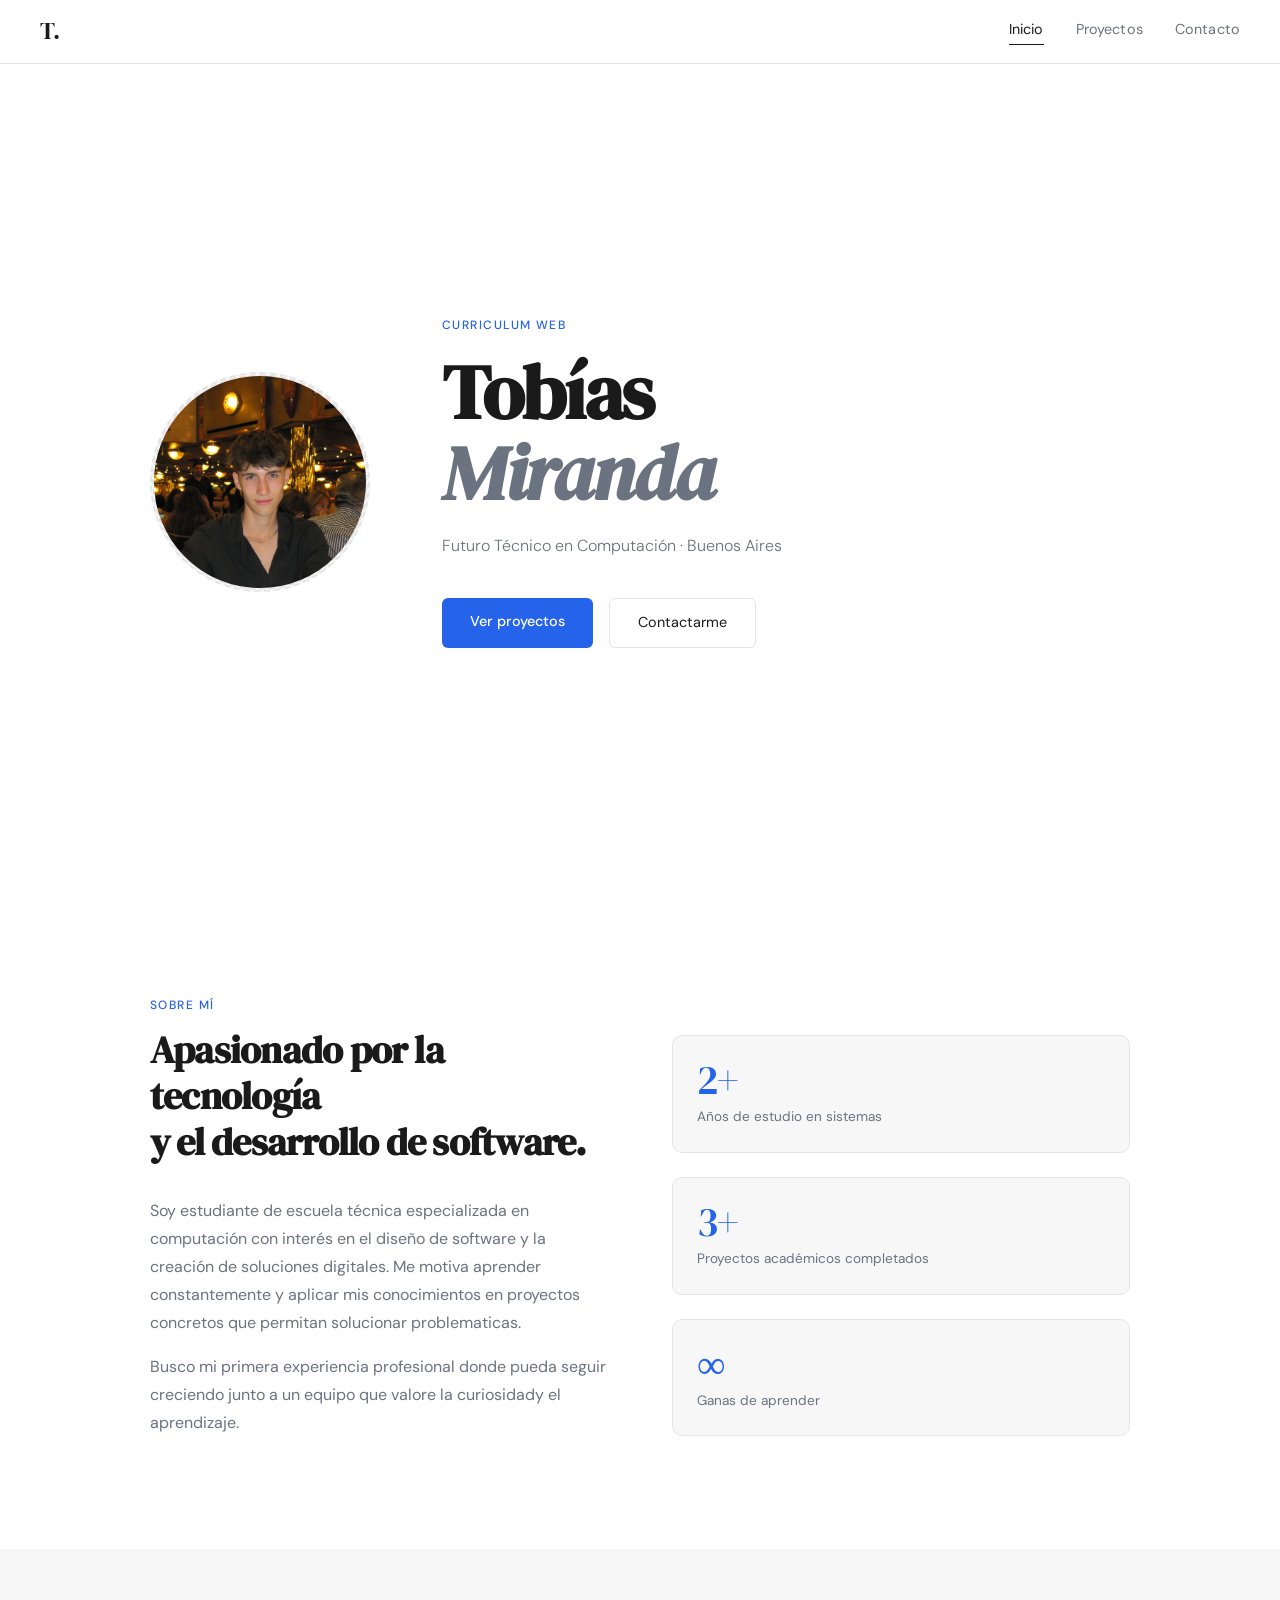
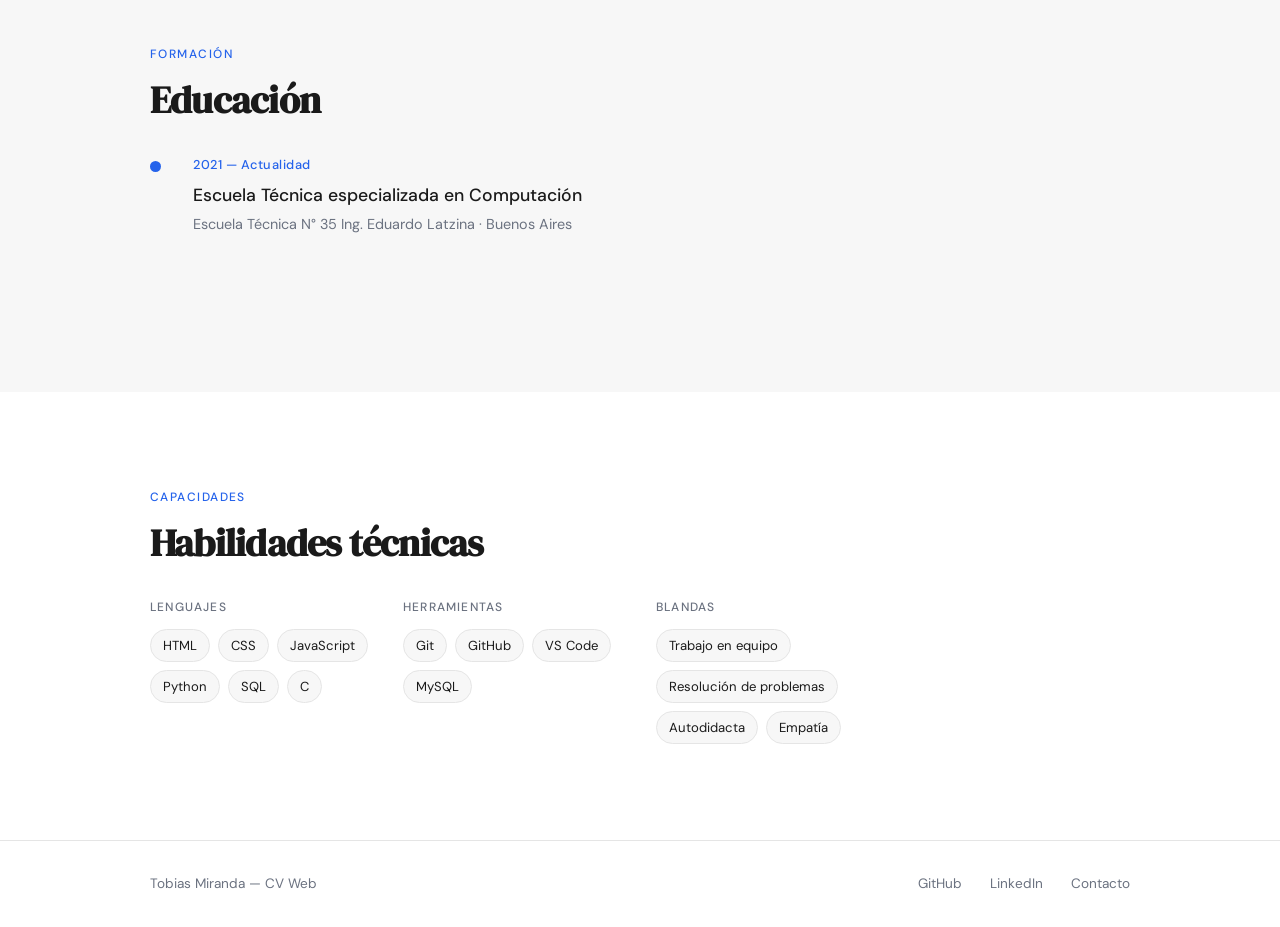
<file: index.html>
<!DOCTYPE html>
<html lang="es">
<head>
  <meta charset="UTF-8" />
  <meta name="viewport" content="width=device-width, initial-scale=1.0" />
  <title>Tobías Miranda — Curriculum Web</title>
  <link rel="icon" href="assets/favicon-16x16.png"/>
  <link rel="preconnect" href="https://fonts.googleapis.com" />
  <link rel="preconnect" href="https://fonts.gstatic.com" crossorigin />
  <link href="https://fonts.googleapis.com/css2?family=DM+Sans:ital,opsz,wght@0,9..40,300;0,9..40,400;0,9..40,500;1,9..40,300&family=DM+Serif+Display:ital@0;1&display=swap" rel="stylesheet" />
  <link rel="stylesheet" href="css/style.css" />
</head>
<body>

  <!-- NAV -->
  <header class="nav">
    <a href="index.html" class="nav-logo">T.</a>
    <nav class="nav-links">
      <a href="index.html" class="nav-link active">Inicio</a>
      <a href="proyectos.html" class="nav-link">Proyectos</a>
      <a href="contacto.html" class="nav-link">Contacto</a>
    </nav>
  </header>

  <!-- HERO -->
  <section class="hero">
    <div class="hero-inner">
      <div class="hero-photo-wrap">
        <div class="hero-photo-placeholder">
          <img src="assets/foto cv crucero.jpeg" alt="Foto de Tobías Miranda" class="hero-photo-placeholder" />
        </div>
      </div>
      <div class="hero-text">
        <p class="hero-eyebrow">Curriculum Web</p>
        <h1 class="hero-name">Tobías<br /><em>Miranda</em></h1>
        <p class="hero-role">Futuro Técnico en Computación · Buenos Aires</p>
        <div class="hero-actions">
          <a href="proyectos.html" class="btn-primary">Ver proyectos</a>
          <a href="contacto.html" class="btn-ghost">Contactarme</a>
        </div>
      </div>
    </div>
  </section>

  <!-- SOBRE MÍ -->
  <section class="section" id="sobre-mi">
    <div class="container">
      <p class="section-label">Sobre mí</p>
      <div class="about-grid">
        <div class="about-text">
          <h2 class="section-title">Apasionado por la tecnología<br />y el desarrollo de software.</h2>
          <p class="body-text">Soy estudiante de escuela técnica especializada en computación con interés en el diseño de software y la creación de soluciones digitales. Me motiva aprender constantemente y aplicar mis conocimientos en proyectos concretos que permitan solucionar problematicas.</p>
          <p class="body-text">Busco mi primera experiencia profesional donde pueda seguir creciendo junto a un equipo que valore la curiosidady el aprendizaje.</p>
        </div>
        <div class="about-stats">
          <div class="stat-card">
            <span class="stat-num">2+</span>
            <span class="stat-label">Años de estudio en sistemas</span>
          </div>
          <div class="stat-card">
            <span class="stat-num">3+</span>
            <span class="stat-label">Proyectos académicos completados</span>
          </div>
          <div class="stat-card">
            <span class="stat-num">∞</span>
            <span class="stat-label">Ganas de aprender</span>
          </div>
        </div>
      </div>
    </div>
  </section>

  <!-- EDUCACIÓN -->
  <section class="section section-alt" id="educacion">
    <div class="container">
      <p class="section-label">Formación</p>
      <h2 class="section-title">Educación</h2>
      <div class="timeline">
        <div class="timeline-item">
          <div class="timeline-dot"></div>
          <div class="timeline-content">
            <p class="timeline-year">2021 — Actualidad</p>
            <h3 class="timeline-title">Escuela Técnica especializada en Computación</h3>
            <p class="timeline-place">Escuela Técnica N° 35 Ing. Eduardo Latzina · Buenos Aires</p>
          </div>
        </div>
        </div>
      </div>
    </div>
  </section>

  <!-- HABILIDADES -->
  <section class="section" id="habilidades">
    <div class="container">
      <p class="section-label">Capacidades</p>
      <h2 class="section-title">Habilidades técnicas</h2>
      <div class="skills-grid">
        <div class="skill-group">
          <p class="skill-category">Lenguajes</p>
          <div class="skill-tags">
            <span class="tag">HTML</span>
            <span class="tag">CSS</span>
            <span class="tag">JavaScript</span>
            <span class="tag">Python</span>
            <span class="tag">SQL</span>
            <span class="tag">C</span>
          </div>
        </div>
        <div class="skill-group">
          <p class="skill-category">Herramientas</p>
          <div class="skill-tags">
            <span class="tag">Git</span>
            <span class="tag">GitHub</span>
            <span class="tag">VS Code</span>
            <span class="tag">MySQL</span>
          </div>
        </div>
        <div class="skill-group">
          <p class="skill-category">Blandas</p>
          <div class="skill-tags">
            <span class="tag">Trabajo en equipo</span>
            <span class="tag">Resolución de problemas</span>
            <span class="tag">Autodidacta</span>
            <span class="tag">Empatía</span>
          </div>
        </div>
      </div>
    </div>
  </section>

  <!-- FOOTER -->
  <footer class="footer">
    <div class="container footer-inner">
      <p class="footer-name">Tobias Miranda — CV Web</p>
      <div class="footer-links">
        <a href="https://github.com/TobiasMiranda" target="_blank" class="footer-link">GitHub</a>
        <a href="https://www.linkedin.com/in/tob%C3%ADas-miranda-5528b43a1/" target="_blank" class="footer-link">LinkedIn</a>
        <a href="contacto.html" class="footer-link">Contacto</a>
      </div>
    </div>
  </footer>

  <script src="js/main.js"></script>
</body>
</html>
</file>
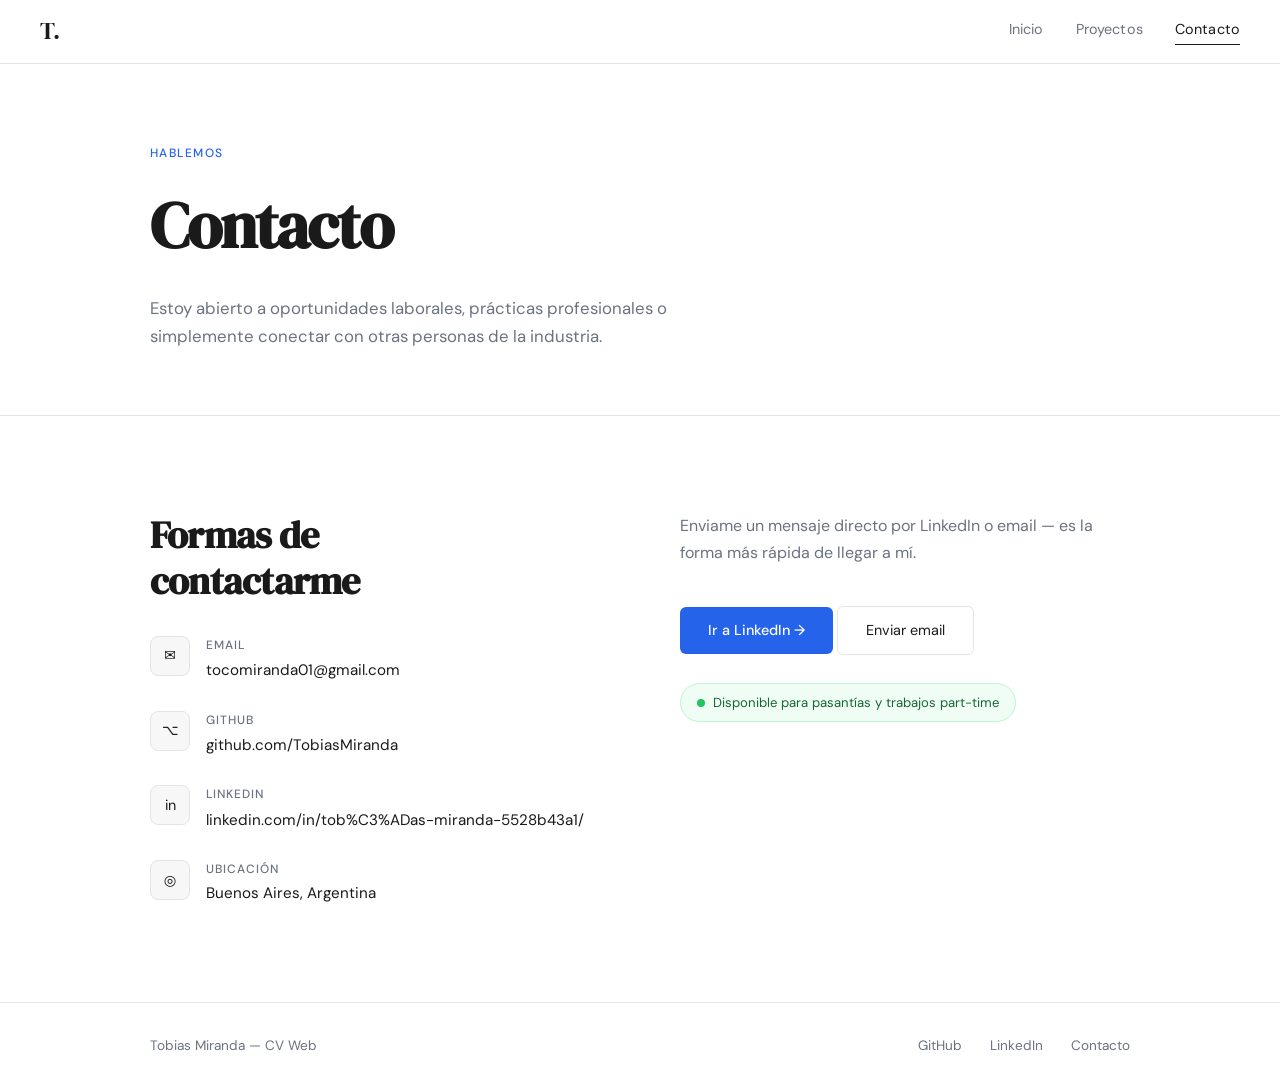
<file: contacto.html>
<!DOCTYPE html>
<html lang="es">
<head>
  <meta charset="UTF-8" />
  <meta name="viewport" content="width=device-width, initial-scale=1.0" />
  <title>Contacto — Tobias</title>
  <link rel="preconnect" href="https://fonts.googleapis.com" />
  <link rel="icon" href="assets/favicon-16x16.png"/>
  <link rel="preconnect" href="https://fonts.gstatic.com" crossorigin />
  <link href="https://fonts.googleapis.com/css2?family=DM+Sans:ital,opsz,wght@0,9..40,300;0,9..40,400;0,9..40,500;1,9..40,300&family=DM+Serif+Display:ital@0;1&display=swap" rel="stylesheet" />
  <link rel="stylesheet" href="css/style.css" />
</head>
<body>

  <!-- NAV -->
  <header class="nav">
    <a href="index.html" class="nav-logo">T.</a>
    <nav class="nav-links">
      <a href="index.html" class="nav-link">Inicio</a>
      <a href="proyectos.html" class="nav-link">Proyectos</a>
      <a href="contacto.html" class="nav-link active">Contacto</a>
    </nav>
  </header>

  <!-- PAGE HEADER -->
  <section class="page-header">
    <div class="container">
      <p class="section-label">Hablemos</p>
      <h1 class="page-title">Contacto</h1>
      <p class="page-subtitle">Estoy abierto a oportunidades laborales, prácticas profesionales o simplemente conectar con otras personas de la industria.</p>
    </div>
  </section>

  <!-- CONTACTO -->
  <section class="section">
    <div class="container">
      <div class="contact-layout">

        <div class="contact-info">
          <h2 class="section-title">Formas de<br />contactarme</h2>
          <div class="contact-items">
            <div class="contact-item">
              <span class="contact-icon">✉</span>
              <div>
                <p class="contact-label">Email</p>
                <a href="mailto:tocomiranda01@gmail.com" class="contact-value">tocomiranda01@gmail.com</a>
              </div>
            </div>
            <div class="contact-item">
              <span class="contact-icon">⌥</span>
              <div>
                <p class="contact-label">GitHub</p>
                <a href="https://github.com/TobiasMiranda" target="_blank" class="contact-value">github.com/TobiasMiranda</a>
              </div>
            </div>
            <div class="contact-item">
              <span class="contact-icon">in</span>
              <div>
                <p class="contact-label">LinkedIn</p>
                <a href="https://www.linkedin.com/in/tob%C3%ADas-miranda-5528b43a1/" target="_blank" class="contact-value">linkedin.com/in/tob%C3%ADas-miranda-5528b43a1/</a>
              </div>
            </div>
            <div class="contact-item">
              <span class="contact-icon">◎</span>
              <div>
                <p class="contact-label">Ubicación</p>
                <p class="contact-value">Buenos Aires, Argentina</p>
              </div>
            </div>
          </div>
        </div>

        <div class="contact-form-wrap">
          <p class="form-note">Enviame un mensaje directo por LinkedIn o email — es la forma más rápida de llegar a mí.</p>
          <a href="https://www.linkedin.com/in/tob%C3%ADas-miranda-5528b43a1/" target="_blank" class="btn-primary">Ir a LinkedIn →</a>
          <a href="mailto:tocomiranda01@gmail.com" class="btn-ghost" style="margin-top: 12px; display: inline-block;">Enviar email</a>

          <div class="availability-badge">
            <span class="badge-dot"></span>
            <span>Disponible para pasantías y trabajos part-time</span>
          </div>
        </div>

      </div>
    </div>
  </section>

  <!-- FOOTER -->
  <footer class="footer">
    <div class="container footer-inner">
      <p class="footer-name">Tobias Miranda — CV Web</p>
      <div class="footer-links">
        <a href="https://github.com/TobiasMiranda" target="_blank" class="footer-link">GitHub</a>
        <a href="https://www.linkedin.com/in/tob%C3%ADas-miranda-5528b43a1/" target="_blank" class="footer-link">LinkedIn</a>
        <a href="contacto.html" class="footer-link">Contacto</a>
      </div>
    </div>
  </footer>

  <script src="js/main.js"></script>
</body>
</html>
</file>
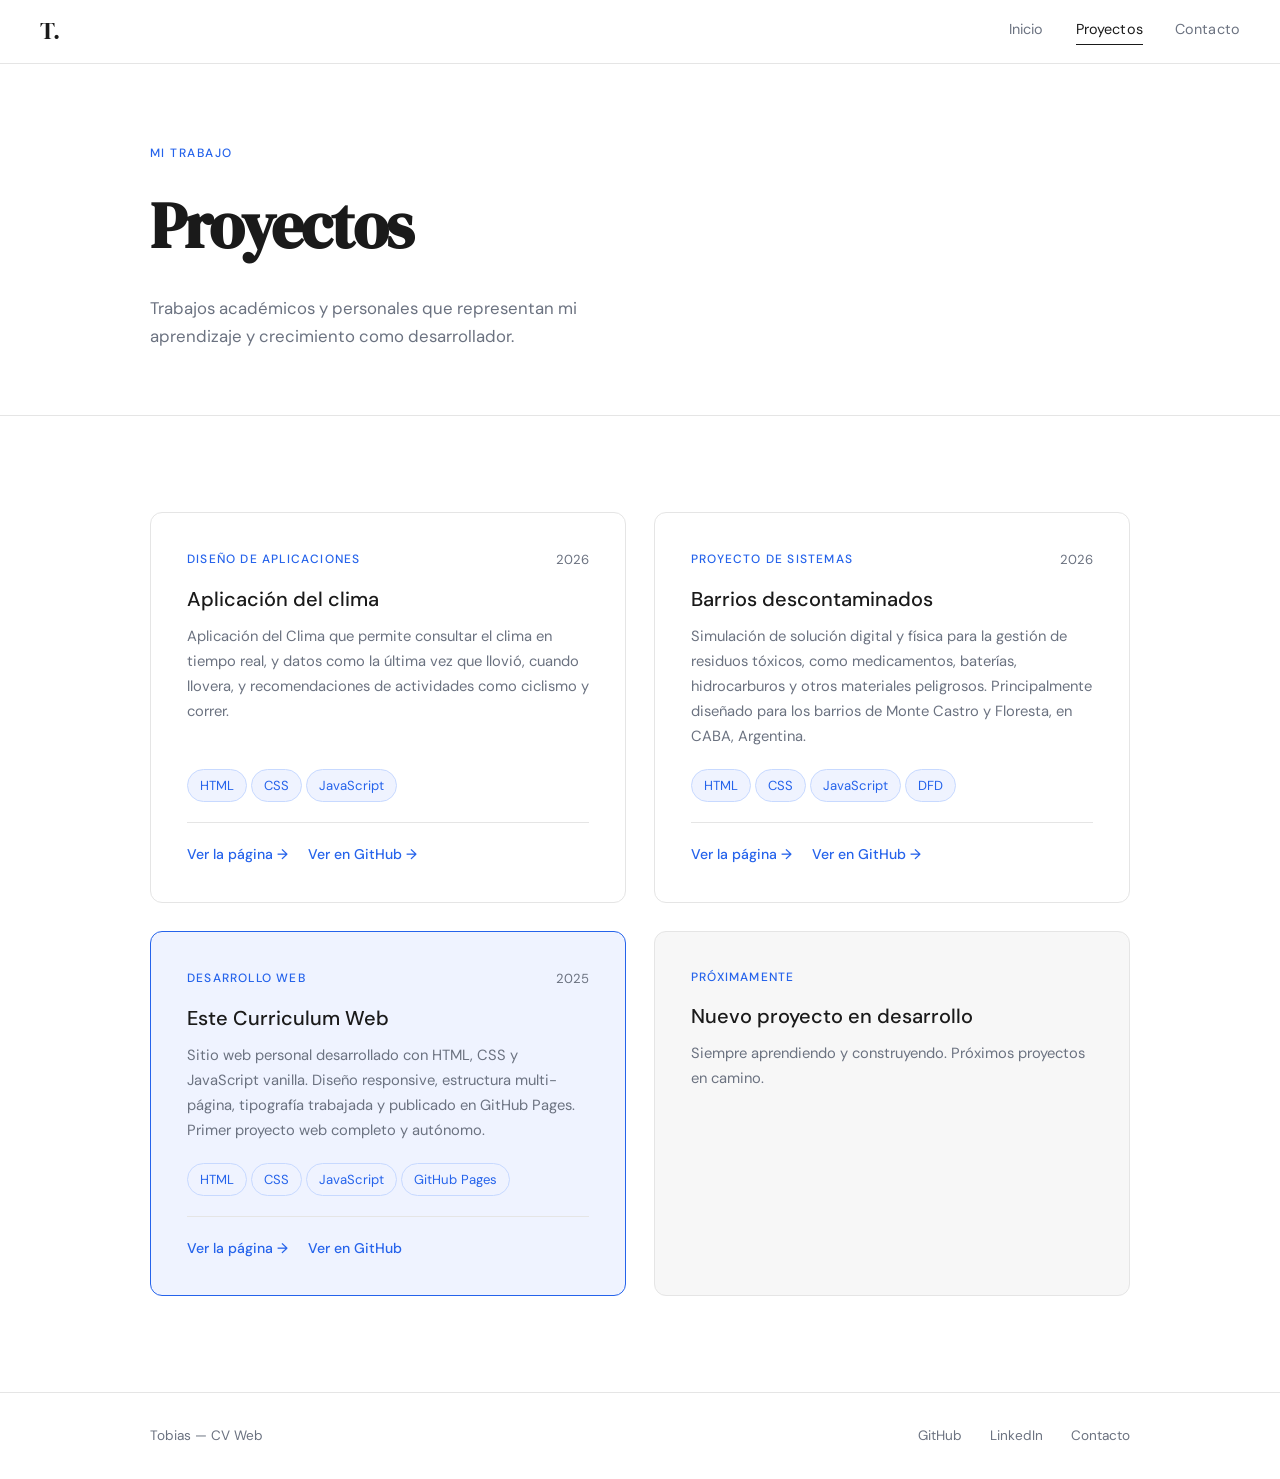
<file: proyectos.html>
<!DOCTYPE html>
<html lang="es">
<head>
  <meta charset="UTF-8" />
  <meta name="viewport" content="width=device-width, initial-scale=1.0" />
  <title>Proyectos — Tobías Miranda</title>
  <link rel="icon" href="assets/favicon-16x16.png"/>
  <link rel="preconnect" href="https://fonts.googleapis.com" />
  <link rel="preconnect" href="https://fonts.gstatic.com" crossorigin />
  <link href="https://fonts.googleapis.com/css2?family=DM+Sans:ital,opsz,wght@0,9..40,300;0,9..40,400;0,9..40,500;1,9..40,300&family=DM+Serif+Display:ital@0;1&display=swap" rel="stylesheet" />
  <link rel="stylesheet" href="css/style.css" />
</head>
<body>

  <!-- NAV -->
  <header class="nav">
    <a href="index.html" class="nav-logo">T.</a>
    <nav class="nav-links">
      <a href="index.html" class="nav-link">Inicio</a>
      <a href="proyectos.html" class="nav-link active">Proyectos</a>
      <a href="contacto.html" class="nav-link">Contacto</a>
    </nav>
  </header>

  <!-- PAGE HEADER -->
  <section class="page-header">
    <div class="container">
      <p class="section-label">Mi trabajo</p>
      <h1 class="page-title">Proyectos</h1>
      <p class="page-subtitle">Trabajos académicos y personales que representan mi aprendizaje y crecimiento como desarrollador.</p>
    </div>
  </section>

  <!-- PROYECTOS -->
  <section class="section">
    <div class="container">
      <div class="projects-grid">

        <!-- Proyecto 1 -->
        <article class="project-card">
          <div class="project-header">
            <span class="project-type">Diseño de aplicaciones</span>
            <span class="project-year">2026</span>
          </div>
          <h2 class="project-title">Aplicación del clima</h2>
          <p class="project-desc">Aplicación del Clima que permite consultar el clima en tiempo real, y datos como la última vez que llovió, cuando llovera, y recomendaciones de actividades como ciclismo y correr. </p>
          <br>
          <div class="project-tags">
            <span class="tag tag-blue">HTML</span>
            <span class="tag tag-blue">CSS</span>
            <span class="tag tag-blue">JavaScript</span>
          </div>
          <div class="project-links">
            <a href="https://tobiasmiranda.github.io/appClima/" target="_blank" class="project-link">Ver la página →</a>
            <a href="https://github.com/tobiasmiranda/appClima" target="_blank" class="project-link">Ver en GitHub →</a>
          </div>
        </article>

        <!-- Proyecto 2 -->
        <article class="project-card">
          <div class="project-header">
            <span class="project-type">Proyecto de sistemas</span>
            <span class="project-year">2026</span>
          </div>
          <h2 class="project-title">Barrios descontaminados</h2>
          <p class="project-desc">
            Simulación de solución digital y física para la gestión de residuos tóxicos, como medicamentos, baterías, hidrocarburos y otros materiales peligrosos. 
            Principalmente diseñado para los barrios de Monte Castro y Floresta, en CABA, Argentina. </p>
          <div class="project-tags">
            <span class="tag tag-blue">HTML</span>
            <span class="tag tag-blue">CSS</span>
            <span class="tag tag-blue">JavaScript</span>
            <span class="tag tag-blue">DFD</span>
          </div>
          <div class="project-links">
            <a href="https://tobiasmiranda.github.io/GestionResiduos---BarriosDescontaminados/" target="_blank" class="project-link">Ver la página →</a>
            <a href="https://github.com/tobiasmiranda/GestionResiduos---BarriosDescontaminados" target="_blank" class="project-link">Ver en GitHub →</a>
          </div>
        </article>

        <!-- Proyecto 3 — Este mismo CV -->
        <article class="project-card project-card-featured">
          <div class="project-header">
            <span class="project-type">Desarrollo Web</span>
            <span class="project-year">2025</span>
          </div>
          <h2 class="project-title">Este Curriculum Web</h2>
          <p class="project-desc">Sitio web personal desarrollado con HTML, CSS y JavaScript vanilla. Diseño responsive, estructura multi-página, tipografía trabajada y publicado en GitHub Pages. Primer proyecto web completo y autónomo.</p>
          <div class="project-tags">
            <span class="tag tag-blue">HTML</span>
            <span class="tag tag-blue">CSS</span>
            <span class="tag tag-blue">JavaScript</span>
            <span class="tag tag-blue">GitHub Pages</span>
          </div>
          <div class="project-links">
            <a href="index.html" class="project-link">Ver la página →</a>
            <a href="https://github.com/TobiasMiranda/CV-Web" target="_blank" class="project-link">Ver en GitHub</a>
          </div>
        </article>

        <!-- Proyecto placeholder -->
        <article class="project-card project-card-soon">
          <div class="project-header">
            <span class="project-type">Próximamente</span>
          </div>
          <h2 class="project-title">Nuevo proyecto en desarrollo</h2>
          <p class="project-desc">Siempre aprendiendo y construyendo. Próximos proyectos en camino.</p>
        </article>

      </div>
    </div>
  </section>

  <!-- FOOTER -->
  <footer class="footer">
    <div class="container footer-inner">
      <p class="footer-name">Tobias — CV Web</p>
      <div class="footer-links">
        <a href="https://github.com/TobiasMiranda" target="_blank" class="footer-link">GitHub</a>
        <a href="https://www.linkedin.com/in/tob%C3%ADas-miranda-5528b43a1/" target="_blank" class="footer-link">LinkedIn</a>
        <a href="contacto.html" class="footer-link">Contacto</a>
      </div>
    </div>
  </footer>

  <script src="js/main.js"></script>
</body>
</html>
</file>
<file: css/style.css>
/* ===========================
   RESET & BASE
=========================== */
*, *::before, *::after { box-sizing: border-box; margin: 0; padding: 0; }

:root {
  --white: #FFFFFF;
  --off-white: #F7F7F7;
  --border: #E5E5E5;
  --text: #1A1A1A;
  --text-secondary: #6B7280;
  --accent: #2563EB;
  --accent-light: #EFF3FF;
  --font-display: 'DM Serif Display', Georgia, serif;
  --font-body: 'DM Sans', system-ui, sans-serif;
}

html { scroll-behavior: smooth; }

body {
  font-family: var(--font-body);
  color: var(--text);
  background: var(--white);
  line-height: 1.6;
  font-size: 16px;
  -webkit-font-smoothing: antialiased;
}

a { color: inherit; text-decoration: none; }
img { display: block; max-width: 100%; }

/* ===========================
   NAVIGATION
=========================== */
.nav {
  position: sticky;
  top: 0;
  z-index: 100;
  background: rgba(255,255,255,0.92);
  backdrop-filter: blur(10px);
  border-bottom: 1px solid var(--border);
  display: flex;
  align-items: center;
  justify-content: space-between;
  padding: 0 40px;
  height: 64px;
}

.nav-logo {
  font-family: var(--font-display);
  font-size: 1.5rem;
  color: var(--text);
  letter-spacing: -0.02em;
  transition: color 0.2s;
}
.nav-logo:hover { color: var(--accent); }

.nav-links { display: flex; gap: 32px; }

.nav-link {
  font-size: 0.9rem;
  font-weight: 400;
  color: var(--text-secondary);
  letter-spacing: 0.01em;
  padding-bottom: 2px;
  border-bottom: 1.5px solid transparent;
  transition: color 0.2s, border-color 0.2s;
}
.nav-link:hover, .nav-link.active {
  color: var(--text);
  border-bottom-color: var(--text);
}

/* ===========================
   LAYOUT UTILITIES
=========================== */
.container {
  max-width: 1060px;
  margin: 0 auto;
  padding: 0 40px;
}

.section { padding: 96px 0; }
.section-alt { background: var(--off-white); }

.section-label {
  font-size: 0.75rem;
  font-weight: 500;
  letter-spacing: 0.12em;
  text-transform: uppercase;
  color: var(--accent);
  margin-bottom: 12px;
}

.section-title {
  font-family: var(--font-display);
  font-size: clamp(1.8rem, 3vw, 2.4rem);
  line-height: 1.2;
  letter-spacing: -0.02em;
  margin-bottom: 32px;
  color: var(--text);
}

.body-text {
  color: var(--text-secondary);
  font-size: 1rem;
  line-height: 1.75;
  margin-bottom: 16px;
  max-width: 560px;
}

/* ===========================
   HERO
=========================== */
.hero {
  min-height: calc(100vh - 64px);
  display: flex;
  align-items: center;
  padding: 80px 40px;
  max-width: 1060px;
  margin: 0 auto;
}

.hero-inner {
  display: flex;
  align-items: center;
  gap: 72px;
  width: 100%;
}

.hero-photo-wrap { flex-shrink: 0; }

.hero-photo-placeholder {
  width: 220px;
  height: 220px;
  border-radius: 50%;
  background: var(--off-white);
  border: 2px dashed var(--border);
  display: flex;
  align-items: center;
  justify-content: center;
  font-size: 0.8rem;
  color: var(--text-secondary);
  font-style: italic;
  overflow: hidden;
}

/* When the user replaces with a real img tag */
.hero-photo-placeholder img {
  width: 100%; height: 100%; object-fit: cover; border-radius: 50%;
}

.hero-eyebrow {
  font-size: 0.75rem;
  font-weight: 500;
  letter-spacing: 0.12em;
  text-transform: uppercase;
  color: var(--accent);
  margin-bottom: 16px;
}

.hero-name {
  font-family: var(--font-display);
  font-size: clamp(3rem, 6vw, 5.5rem);
  line-height: 1.05;
  letter-spacing: -0.03em;
  color: var(--text);
  margin-bottom: 20px;
}

.hero-name em {
  font-style: italic;
  color: var(--text-secondary);
}

.hero-role {
  font-size: 1rem;
  color: var(--text-secondary);
  margin-bottom: 40px;
  font-weight: 300;
}

.hero-actions { display: flex; gap: 16px; flex-wrap: wrap; }

/* ===========================
   BUTTONS
=========================== */
.btn-primary {
  display: inline-block;
  padding: 12px 28px;
  background: var(--accent);
  color: white;
  border-radius: 6px;
  font-size: 0.9rem;
  font-weight: 500;
  transition: background 0.2s, transform 0.15s;
}
.btn-primary:hover { background: #1d4ed8; transform: translateY(-1px); }

.btn-ghost {
  display: inline-block;
  padding: 12px 28px;
  background: transparent;
  color: var(--text);
  border: 1.5px solid var(--border);
  border-radius: 6px;
  font-size: 0.9rem;
  font-weight: 400;
  transition: border-color 0.2s, color 0.2s;
}
.btn-ghost:hover { border-color: var(--text); }

/* ===========================
   ABOUT
=========================== */
.about-grid {
  display: grid;
  grid-template-columns: 1fr 1fr;
  gap: 64px;
  align-items: start;
}

.about-stats { display: flex; flex-direction: column; gap: 24px; padding-top: 8px; }

.stat-card {
  padding: 24px;
  background: var(--off-white);
  border-radius: 10px;
  border: 1px solid var(--border);
  display: flex;
  flex-direction: column;
  gap: 6px;
}

.stat-num {
  font-family: var(--font-display);
  font-size: 2.5rem;
  letter-spacing: -0.03em;
  color: var(--accent);
  line-height: 1;
}

.stat-label {
  font-size: 0.85rem;
  color: var(--text-secondary);
  font-weight: 400;
}

/* ===========================
   TIMELINE (Educación)
=========================== */
.timeline { display: flex; flex-direction: column; gap: 0; }

.timeline-item {
  display: flex;
  gap: 32px;
  padding-bottom: 48px;
  position: relative;
}

.timeline-item:not(:last-child)::before {
  content: '';
  position: absolute;
  left: 5px;
  top: 16px;
  bottom: 0;
  width: 1px;
  background: var(--border);
}

.timeline-dot {
  width: 11px;
  height: 11px;
  border-radius: 50%;
  background: var(--accent);
  flex-shrink: 0;
  margin-top: 6px;
}

.timeline-year {
  font-size: 0.8rem;
  color: var(--accent);
  font-weight: 500;
  letter-spacing: 0.04em;
  margin-bottom: 6px;
}

.timeline-title {
  font-size: 1.1rem;
  font-weight: 500;
  margin-bottom: 4px;
}

.timeline-place {
  font-size: 0.9rem;
  color: var(--text-secondary);
  margin-bottom: 12px;
}

/* ===========================
   SKILLS
=========================== */
.skills-grid {
  display: grid;
  grid-template-columns: repeat(auto-fill, minmax(220px, 1fr));
  gap: 32px;
}

.skill-category {
  font-size: 0.75rem;
  font-weight: 500;
  letter-spacing: 0.1em;
  text-transform: uppercase;
  color: var(--text-secondary);
  margin-bottom: 12px;
}

.skill-tags { display: flex; flex-wrap: wrap; gap: 8px; }

.tag {
  display: inline-block;
  padding: 5px 12px;
  background: var(--off-white);
  border: 1px solid var(--border);
  border-radius: 20px;
  font-size: 0.82rem;
  color: var(--text);
}

.tag-blue {
  background: var(--accent-light);
  border-color: #c7d9ff;
  color: var(--accent);
}

/* ===========================
   PAGE HEADER (Proyectos / Contacto)
=========================== */
.page-header {
  padding: 80px 0 64px;
  border-bottom: 1px solid var(--border);
}

.page-title {
  font-family: var(--font-display);
  font-size: clamp(2.5rem, 5vw, 4rem);
  letter-spacing: -0.03em;
  margin-bottom: 16px;
}

.page-subtitle {
  font-size: 1.05rem;
  color: var(--text-secondary);
  max-width: 520px;
  line-height: 1.7;
}

/* ===========================
   PROJECTS
=========================== */
.projects-grid {
  display: grid;
  grid-template-columns: repeat(auto-fill, minmax(440px, 1fr));
  gap: 28px;
}

.project-card {
  padding: 36px;
  border: 1px solid var(--border);
  border-radius: 12px;
  transition: border-color 0.2s, box-shadow 0.2s;
}
.project-card:hover {
  border-color: var(--accent);
  box-shadow: 0 4px 24px rgba(37,99,235,0.06);
}

.project-card-featured {
  border-color: var(--accent);
  background: var(--accent-light);
}

.project-card-soon {
  background: var(--off-white);
  opacity: 0.7;
}

.project-header {
  display: flex;
  justify-content: space-between;
  align-items: center;
  margin-bottom: 16px;
}

.project-type {
  font-size: 0.75rem;
  font-weight: 500;
  letter-spacing: 0.1em;
  text-transform: uppercase;
  color: var(--accent);
}

.project-year {
  font-size: 0.82rem;
  color: var(--text-secondary);
}

.project-title {
  font-size: 1.25rem;
  font-weight: 500;
  margin-bottom: 12px;
  line-height: 1.3;
}

.project-desc {
  font-size: 0.92rem;
  color: var(--text-secondary);
  line-height: 1.7;
  margin-bottom: 20px;
}

.project-links {
  display: flex;
  gap: 20px;
  margin-top: 20px;
  padding-top: 20px;
  border-top: 1px solid var(--border);
}

.project-link {
  font-size: 0.88rem;
  font-weight: 500;
  color: var(--accent);
  transition: opacity 0.2s;
}
.project-link:hover { opacity: 0.7; }

/* ===========================
   CONTACT
=========================== */
.contact-layout {
  display: grid;
  grid-template-columns: 1fr 1fr;
  gap: 80px;
  align-items: start;
}

.contact-items { display: flex; flex-direction: column; gap: 28px; margin-top: 8px; }

.contact-item {
  display: flex;
  gap: 16px;
  align-items: flex-start;
}

.contact-icon {
  width: 40px;
  height: 40px;
  background: var(--off-white);
  border: 1px solid var(--border);
  border-radius: 8px;
  display: flex;
  align-items: center;
  justify-content: center;
  font-size: 0.9rem;
  flex-shrink: 0;
}

.contact-label {
  font-size: 0.75rem;
  text-transform: uppercase;
  letter-spacing: 0.08em;
  color: var(--text-secondary);
  font-weight: 500;
  margin-bottom: 2px;
}

.contact-value {
  font-size: 0.95rem;
  color: var(--text);
  transition: color 0.2s;
}
a.contact-value:hover { color: var(--accent); }

.form-note {
  font-size: 1rem;
  color: var(--text-secondary);
  line-height: 1.7;
  margin-bottom: 28px;
}

.availability-badge {
  display: inline-flex;
  align-items: center;
  gap: 8px;
  margin-top: 28px;
  padding: 8px 16px;
  background: #f0fdf4;
  border: 1px solid #bbf7d0;
  border-radius: 20px;
  font-size: 0.82rem;
  color: #166534;
}

.badge-dot {
  width: 8px; height: 8px;
  background: #22c55e;
  border-radius: 50%;
  animation: pulse 2s infinite;
}

@keyframes pulse {
  0%, 100% { opacity: 1; }
  50% { opacity: 0.4; }
}

/* ===========================
   FOOTER
=========================== */
.footer {
  border-top: 1px solid var(--border);
  padding: 32px 0;
}

.footer-inner {
  display: flex;
  align-items: center;
  justify-content: space-between;
}

.footer-name {
  font-size: 0.85rem;
  color: var(--text-secondary);
}

.footer-links { display: flex; gap: 28px; }

.footer-link {
  font-size: 0.85rem;
  color: var(--text-secondary);
  transition: color 0.2s;
}
.footer-link:hover { color: var(--text); }

/* ===========================
   SCROLL ANIMATION
=========================== */
.fade-in {
  opacity: 0;
  transform: translateY(20px);
  transition: opacity 0.5s ease, transform 0.5s ease;
}
.fade-in.visible {
  opacity: 1;
  transform: translateY(0);
}

/* ===========================
   RESPONSIVE
=========================== */
@media (max-width: 768px) {
  .nav { padding: 0 20px; }
  .nav-links { gap: 20px; }
  .container { padding: 0 20px; }
  .section { padding: 64px 0; }

  .hero { padding: 48px 20px; min-height: auto; }
  .hero-inner { flex-direction: column; gap: 36px; text-align: center; }
  .hero-actions { justify-content: center; }
  .hero-photo-placeholder { width: 160px; height: 160px; }

  .about-grid { grid-template-columns: 1fr; gap: 40px; }
  .projects-grid { grid-template-columns: 1fr; }
  .contact-layout { grid-template-columns: 1fr; gap: 48px; }
  .footer-inner { flex-direction: column; gap: 16px; text-align: center; }
  .skills-grid { grid-template-columns: 1fr 1fr; }
}

@media (max-width: 480px) {
  .skills-grid { grid-template-columns: 1fr; }
  .hero-name { font-size: 2.8rem; }
}

@media (prefers-reduced-motion: reduce) {
  .fade-in { transition: none; }
  .badge-dot { animation: none; }
}
</file>
